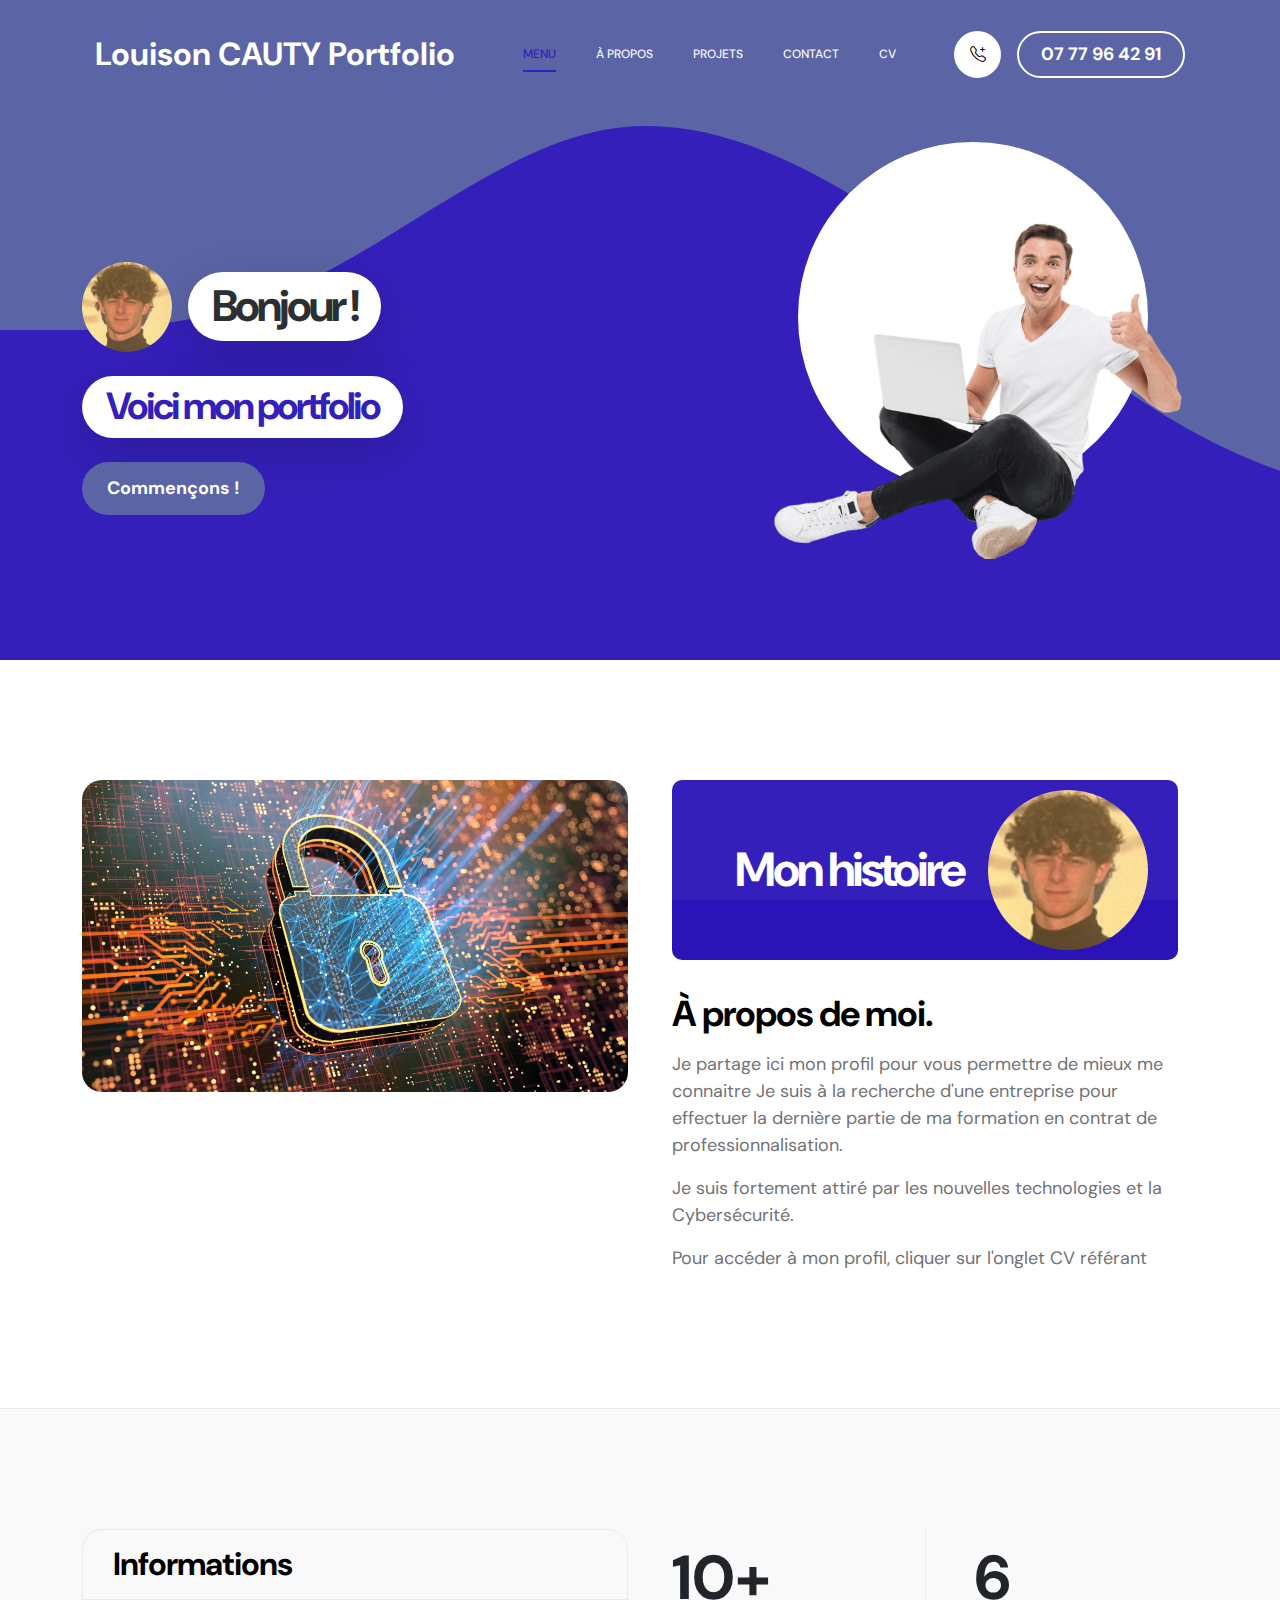
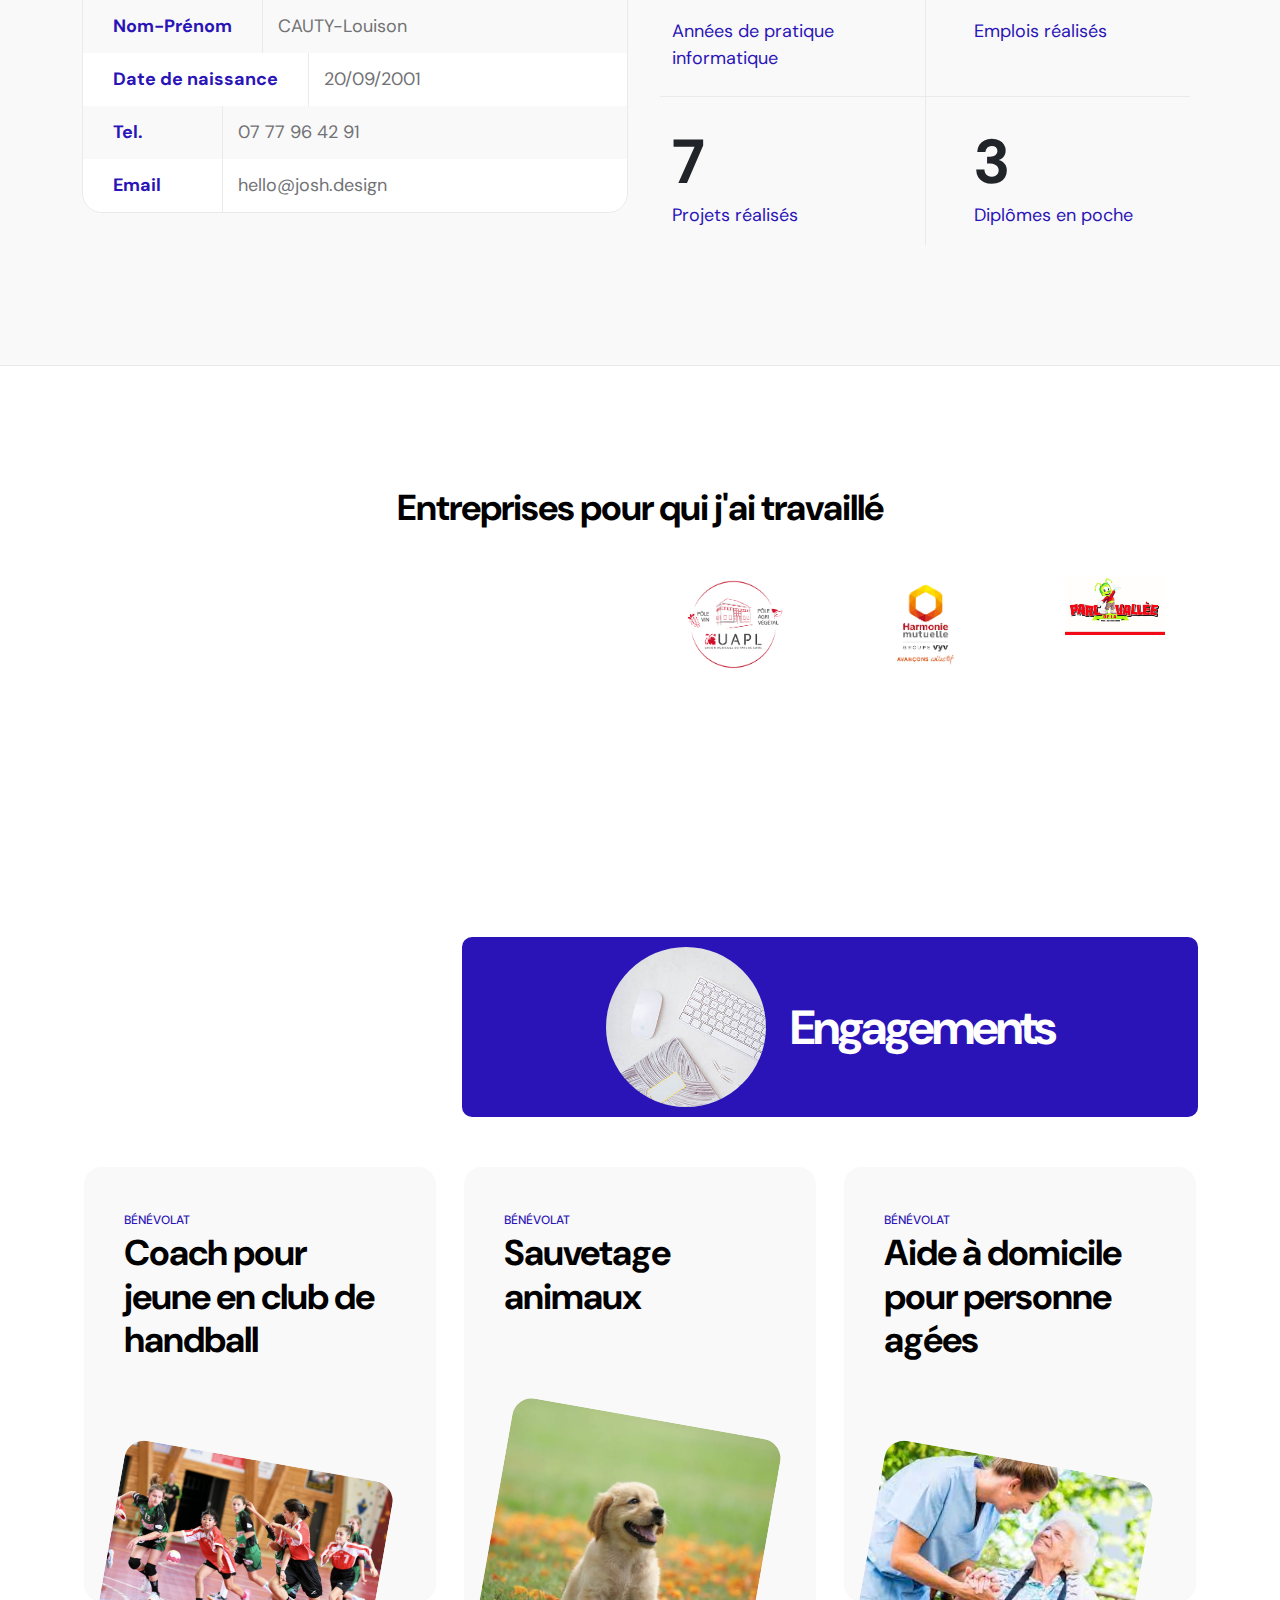
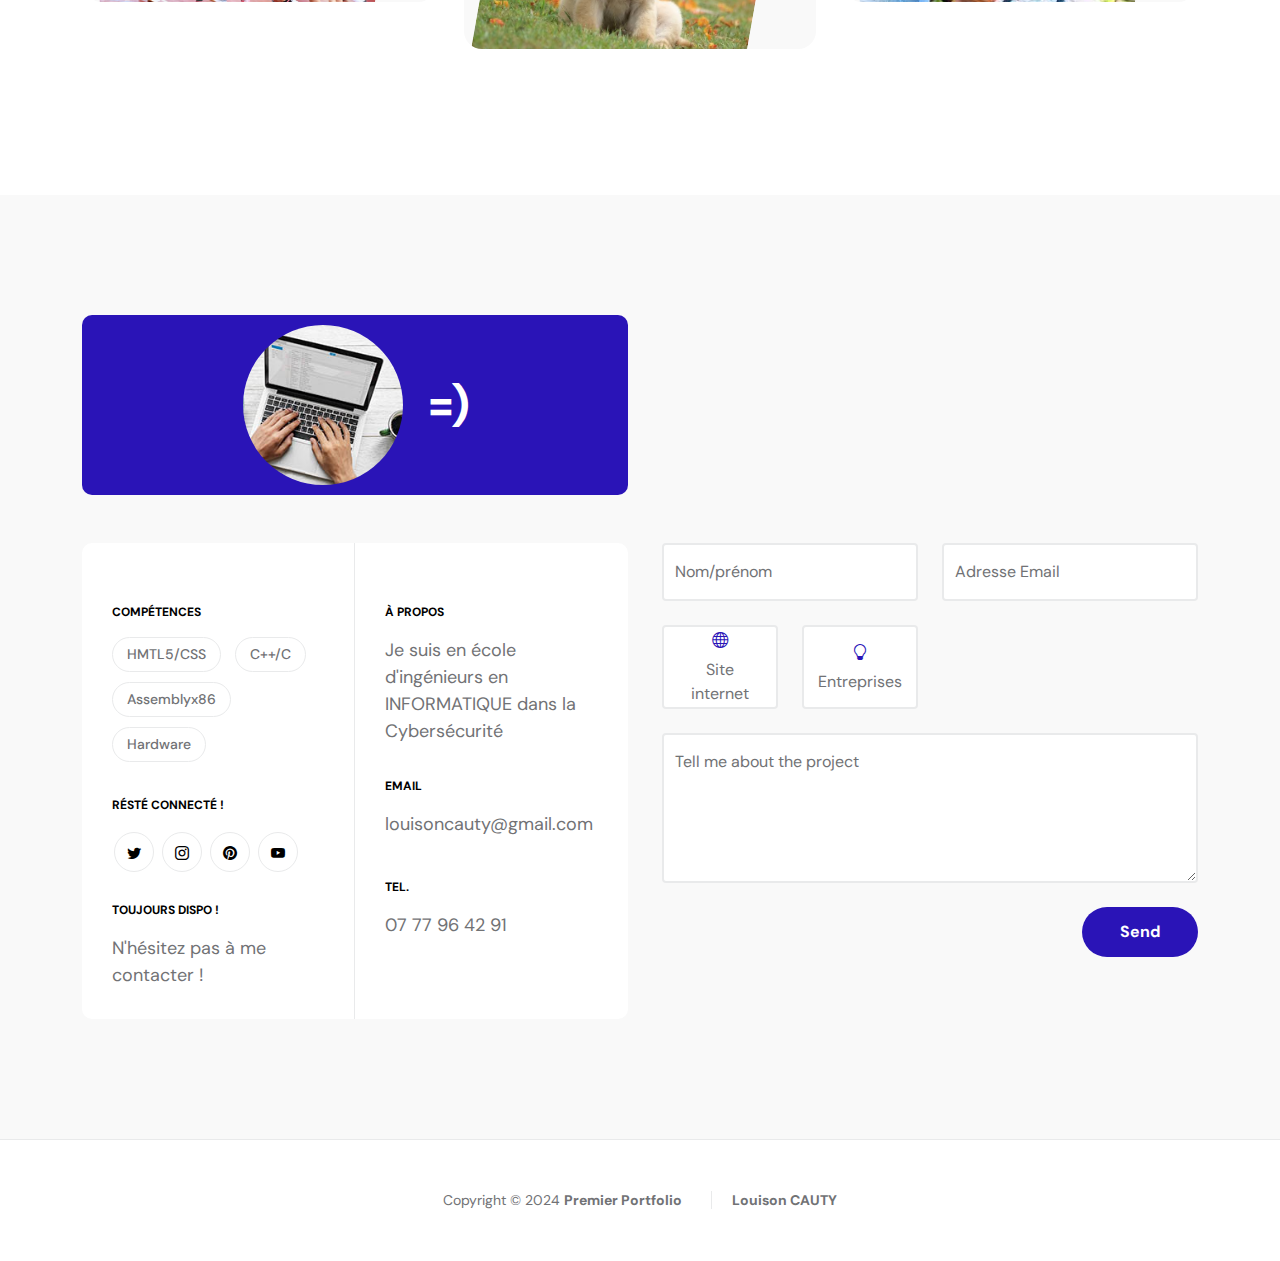
<file: index.html>
<!doctype html>
<html lang="en">
    <head>
        <meta charset="utf-8">
        <meta name="viewport" content="width=device-width, initial-scale=1">

        <meta name="description" content="">
        <meta name="author" content="TemplateMo">

        <title>Louison CAUTY</title>

        <!-- CSS FILES -->
        <link rel="preconnect" href="https://fonts.googleapis.com">
        
        <link rel="preconnect" href="https://fonts.gstatic.com" crossorigin>
        
        <link href="https://fonts.googleapis.com/css2?family=DM+Sans:wght@400;500;700&display=swap" rel="stylesheet">

        <link href="css/bootstrap.min.css" rel="stylesheet">

        <link href="css/bootstrap-icons.css" rel="stylesheet">

        <link href="css/magnific-popup.css" rel="stylesheet">

        <link href="css/templatemo-first-portfolio-style.css" rel="stylesheet">
        

    </head>
    
    <body>

        <section class="preloader">
            <div class="spinner">
                <span class="spinner-rotate"></span>    
            </div>
        </section>

        <nav class="navbar navbar-expand-lg">
            <div class="container">

                <button class="navbar-toggler" type="button" data-bs-toggle="collapse" data-bs-target="#navbarNav" aria-controls="navbarNav" aria-expanded="false" aria-label="Toggle navigation">
                    <span class="navbar-toggler-icon"></span>
                </button>

                <a href="index.html" class="navbar-brand mx-auto mx-lg-0">Louison CAUTY Portfolio</a>

                <div class="d-flex align-items-center d-lg-none">
                    <i class="navbar-icon bi-telephone-plus me-3"></i>
                    <a class="custom-btn btn" href="#section_5">
                        07 77 96 42 91
                    </a>
                </div>

                <div class="collapse navbar-collapse" id="navbarNav">
                    <ul class="navbar-nav ms-lg-5">
                        <li class="nav-item">
                            <a class="nav-link click-scroll" href="#section_1">Menu</a>
                        </li>

                        <li class="nav-item">
                            <a class="nav-link click-scroll" href="#section_2">À Propos</a>
                        </li> 

                        <li class="nav-item">
                            <a class="nav-link click-scroll" href="#section_4">Projets</a>
                        </li>

                        <li class="nav-item">
                            <a class="nav-link click-scroll" href="#section_5">Contact</a>
                        </li>

                        <li class="nav-item">
                            <a class="nav-link" target="_blank" href="cv.html">CV</a>
                        </li>

                    </ul>

                    <div class="d-lg-flex align-items-center d-none ms-auto">
                        <i class="navbar-icon bi-telephone-plus me-3"></i>
                        <a class="custom-btn btn" href="#section_5">
                            07 77 96 42 91
                        </a>
                    </div>
                </div>

            </div>
        </nav>

        <main>

            <section class="hero d-flex justify-content-center align-items-center" id="section_1">
                <div class="container">
                    <div class="row">

                        <div class="col-lg-7 col-12">
                            <div class="hero-text">
                                <div class="hero-title-wrap d-flex align-items-center mb-4">
                                    <img src="images/louison.PNG" class="avatar-image avatar-image-large img-fluid" alt="">

                                    <h1 class="hero-title ms-3 mb-0">Bonjour !</h1>
                                </div>

                                <h2 class="mb-4">Voici mon portfolio</h2>
                                <p class="mb-4"><a class="custom-btn btn custom-link" href="#section_2"> Commençons !</a></p>
                            </div>
                        </div>

                        <div class="col-lg-5 col-12 position-relative">
                            <div class="hero-image-wrap"></div>
                            <img src="images/portrait-happy-excited-man-holding-laptop-computer.png" class="hero-image img-fluid" alt="">
                        </div>

                    </div>
                </div>

                <svg xmlns="http://www.w3.org/2000/svg" viewBox="0 0 1440 320"><path fill="#535da1" fill-opacity="1" d="M0,160L24,160C48,160,96,160,144,138.7C192,117,240,75,288,64C336,53,384,75,432,106.7C480,139,528,181,576,208C624,235,672,245,720,240C768,235,816,213,864,186.7C912,160,960,128,1008,133.3C1056,139,1104,181,1152,202.7C1200,224,1248,224,1296,197.3C1344,171,1392,117,1416,90.7L1440,64L1440,0L1416,0C1392,0,1344,0,1296,0C1248,0,1200,0,1152,0C1104,0,1056,0,1008,0C960,0,912,0,864,0C816,0,768,0,720,0C672,0,624,0,576,0C528,0,480,0,432,0C384,0,336,0,288,0C240,0,192,0,144,0C96,0,48,0,24,0L0,0Z"></path></svg>
            </section>


            <section class="about section-padding" id="section_2">
                <div class="container">
                    <div class="row">

                        <div class="col-lg-6 col-12">
                            <img src="images/cyber.jpg" class="about-image img-fluid" alt="">
                        </div>

                        <div class="col-lg-6 col-12 mt-5 mt-lg-0">
                            <div class="about-thumb">

                                <div class="section-title-wrap d-flex justify-content-end align-items-center mb-4">
                                    <h2 class="text-white me-4 mb-0">Mon histoire</h2>

                                    <img src="images/louison.PNG" class="avatar-image img-fluid" alt="">
                                </div>

                                <h3 class="pt-2 mb-3">À propos de moi.</h3>

                                <p>Je partage ici mon profil pour vous permettre de mieux me connaitre Je suis à la recherche d'une entreprise pour effectuer la dernière
                                    partie de ma formation en contrat de
                                    professionnalisation. 
                                    <p>Je suis fortement
                                    attiré par les nouvelles technologies et la
                                    Cybersécurité.</p>
                                    </p>
                                    <p>Pour accéder à mon profil, cliquer sur l'onglet CV référant </p>
                                        </p>

            
                            </div>
                        </div>

                    </div>
                </div>
            </section>

            <section class="featured section-padding">
                <div class="container">
                    <div class="row">

                        <div class="col-lg-6 col-12">
                            <div class="profile-thumb">
                                <div class="profile-title">
                                    <h4 class="mb-0">Informations</h4>
                                </div>

                                <div class="profile-body">
                                    <p>
                                        <span class="profile-small-title">Nom-Prénom</span> 
                                        <span>CAUTY-Louison</span>
                                    </p>

                                    <p>
                                        <span class="profile-small-title">Date de naissance</span> 
                                        <span>20/09/2001</span>
                                    </p>

                                    <p>
                                        <span class="profile-small-title">Tel.</span> 
                                         <span><a href="tel: 305-240-9671">07 77 96 42 91</a></span>
                                    </p>

                                    <p>
                                        <span class="profile-small-title">Email</span> 
                                        <span><a href="mailto:hello@josh.design">hello@josh.design</a></span>
                                    </p>
                                </div>
                            </div>
                        </div>

                        <div class="col-lg-6 col-12 mt-5 mt-lg-0">
                            <div class="about-thumb">
                                <div class="row">
                                    <div class="col-lg-6 col-6 featured-border-bottom py-2">
                                        <strong class="featured-numbers">10+</strong>

                                        <p class="featured-text">Années de pratique informatique</p>
                                    </div>

                                    <div class="col-lg-6 col-6 featured-border-start featured-border-bottom ps-5 py-2">
                                        <strong class="featured-numbers">6</strong>

                                        <p class="featured-text">Emplois réalisés</p>
                                    </div>

                                    <div class="col-lg-6 col-6 pt-4">
                                        <strong class="featured-numbers">7</strong>

                                        <p class="featured-text">Projets réalisés</p>
                                    </div>

                                    <div class="col-lg-6 col-6 featured-border-start ps-5 pt-4">
                                        <strong class="featured-numbers">3</strong>

                                        <p class="featured-text">Diplômes en poche</p>
                                    </div>
                                </div>
                            </div>
                        </div>

                    </div>
                </div>
            </section>


            <section class="clients section-padding">
                <div class="container">
                    <div class="row align-items-center">

                        <div class="col-lg-12 col-12">
                            <h3 class="text-center mb-5">Entreprises pour qui j'ai travaillé</h3>
                        </div>

                        <div class="col-lg-2 col-4 ms-auto clients-item-height">
                            <img src="images/uapl.png" class="clients-image img-fluid" alt="">
                        </div>

                        <div class="col-lg-2 col-4 clients-item-height">
                            <img src="images/harmoniemutuelle.png" class="clients-image img-fluid" alt="">
                        </div>

                        <div class="col-lg-2 col-4 clients-item-height">
                            <img src="images/pdlv.jpg" class="clients-image img-fluid" alt="">
                        </div>

    

                    </div>
                </div>
            </section>
                   

            <section class="projects section-padding" id="section_4">
                <div class="container">
                    <div class="row">

                        <div class="col-lg-8 col-md-8 col-12 ms-auto">
                            <div class="section-title-wrap d-flex justify-content-center align-items-center mb-4">
                                <img src="images/white-desk-work-study-aesthetics.jpg" class="avatar-image img-fluid" alt="">

                                <h2 class="text-white ms-4 mb-0">Engagements</h2>
                            </div>
                        </div>

                        <div class="clearfix"></div>

                        <div class="col-lg-4 col-md-6 col-12">
                            <div class="projects-thumb">
                                <div class="projects-info">
                                    <small class="projects-tag">Bénévolat</small>

                                    <h3 class="projects-title">Coach pour jeune en club de handball</h3>
                                </div>

                                <a href="images/hand.jpg" class="popup-image">
                                    <img src="images/hand.jpg" class="projects-image img-fluid" alt="">
                                </a>
                            </div>
                        </div>

                        <div class="col-lg-4 col-md-6 col-12">
                            <div class="projects-thumb">
                                <div class="projects-info">
                                    <small class="projects-tag">bénévolat</small>

                                    <h3 class="projects-title">Sauvetage animaux</h3>
                                </div>

                                <a href="images/chien.jfif" class="popup-image">
                                    <img src="images/chien.jfif" class="projects-image img-fluid" alt="">
                                </a>
                            </div>
                        </div>

                        <div class="col-lg-4 col-md-6 col-12">
                            <div class="projects-thumb">
                                <div class="projects-info">
                                    <small class="projects-tag">bénévolat</small>

                                    <h3 class="projects-title">Aide à domicile pour personne agées</h3>
                                </div>

                                <a href="images/vieux.jfif" class="popup-image">
                                    <img src="images/vieux.jfif" class="projects-image img-fluid" alt="">
                                </a>
                            </div>
                        </div>

                    </div>
                </div>
            </section>

            <section class="contact section-padding" id="section_5">
                    <div class="container">
                        <div class="row">

                            <div class="col-lg-6 col-md-8 col-12">
                                <div class="section-title-wrap d-flex justify-content-center align-items-center mb-5">
                                    <img src="images/aerial-view-man-using-computer-laptop-wooden-table.jpg" class="avatar-image img-fluid" alt="">

                                    <h2 class="text-white ms-4 mb-0">=)</h2>
                                </div>
                            </div>

                            <div class="clearfix"></div>

                            <div class="col-lg-3 col-md-6 col-12 pe-lg-0">
                                <div class="contact-info contact-info-border-start d-flex flex-column">
                                    <strong class="site-footer-title d-block mb-3">Compétences</strong>

                                    <ul class="footer-menu">
                                        <li class="footer-menu-item"><a href="#" class="footer-menu-link">HMTL5/CSS</a></li>

                                        <li class="footer-menu-item"><a href="#" class="footer-menu-link">C++/C</a></li>

                                        <li class="footer-menu-item"><a href="#" class="footer-menu-link">Assemblyx86</a></li>

                                        <li class="footer-menu-item"><a href="#" class="footer-menu-link">Hardware</a></li>
                                    </ul>

                                    <strong class="site-footer-title d-block mt-4 mb-3">Résté connecté !</strong>

                                    <ul class="social-icon">
                                        <li class="social-icon-item"><a href="https://twitter.com/louisoncauty" class="social-icon-link bi-twitter"></a></li>

                                        <li class="social-icon-item"><a href="#" class="social-icon-link bi-instagram"></a></li>

                                        <li class="social-icon-item"><a href="#" class="social-icon-link bi-pinterest"></a></li>

                                        <li class="social-icon-item"><a href="https://www.youtube.com/templatemo" class="social-icon-link bi-youtube"></a></li>
                                    </ul>

                                    <strong class="site-footer-title d-block mt-4 mb-3">Toujours dispo ! </strong>

                                    <p class="mb-0">N'hésitez pas à me contacter !</p>
                                </div>
                            </div>

                            <div class="col-lg-3 col-md-6 col-12 ps-lg-0">
                                <div class="contact-info d-flex flex-column">
                                    <strong class="site-footer-title d-block mb-3">à propos</strong>

                                    <p class="mb-2">
                                        Je suis en école d'ingénieurs en INFORMATIQUE dans la Cybersécurité
                              </p>

                                    <strong class="site-footer-title d-block mt-4 mb-3">Email</strong>

                                    <p>
                                        <a href="mailto:hello@josh.design">
                                            louisoncauty@gmail.com
                                        </a>
                                    </p>

                                    <strong class="site-footer-title d-block mt-4 mb-3">Tel.</strong>

                                    <p class="mb-0">
                                        <a href="tel: 07 77 96 42 91">
                                            07 77 96 42 91
                                        </a>
                                    </p>
                                </div>
                            </div>

                            <div class="col-lg-6 col-12 mt-5 mt-lg-0">
                                <form action="#" method="get" class="custom-form contact-form" role="form">
                                    <div class="row">
                                        <div class="col-lg-6 col-md-6 col-12">
                                            <div class="form-floating">
                                                <input type="text" name="name" id="name" class="form-control" placeholder="Name" required="">
                                                
                                                <label for="floatingInput">Nom/prénom</label>
                                            </div>
                                        </div>

                                        <div class="col-lg-6 col-md-6 col-12"> 
                                            <div class="form-floating">
                                                <input type="email" name="email" id="email" pattern="[^ @]*@[^ @]*" class="form-control" placeholder="Email address" required="">
                                                
                                                <label for="floatingInput">Adresse Email</label>
                                            </div>
                                        </div>

                                        <div class="col-lg-3 col-md-6 col-6">
                                            <div class="form-check form-check-inline">
                                                <input name="website" type="checkbox" class="form-check-input" id="inlineCheckbox1" value="1">

                                                <label class="form-check-label" for="inlineCheckbox1">
                                                    <i class="bi-globe form-check-icon"></i>
                                                    <span class="form-check-label-text">Site internet</span>
                                                </label>
                                          </div>
                                        </div>

                                        <div class="col-lg-3 col-md-6 col-6">
                                            <div class="form-check form-check-inline">
                                                <input name="branding" type="checkbox" class="form-check-input" id="inlineCheckbox2" value="1">

                                                <label class="form-check-label" for="inlineCheckbox2">
                                                    <i class="bi-lightbulb form-check-icon"></i>
                                                    <span class="form-check-label-text">Entreprises</span>
                                                </label>
                                            </div>
                                        </div>

                                       

                                        <div class="col-lg-12 col-12">
                                            <div class="form-floating">
                                                <textarea class="form-control" id="message" name="message" placeholder="Tell me about the project"></textarea>
                                                
                                                <label for="floatingTextarea">Tell me about the project</label>
                                            </div>
                                        </div>

                                        <div class="col-lg-3 col-12 ms-auto">
                                            <button type="submit" class="form-control">Send</button>
                                        </div>

                                    </div>
                                </form>
                            </div>

                        </div>
                    </div>
                </div>
            </section>

        </main>

        <footer class="site-footer">
            <div class="container">
                <div class="row">

                    <div class="col-lg-12 col-12">
                        <div class="copyright-text-wrap">
                            <p class="mb-0">
                                <span class="copyright-text">Copyright © 2024 <a href="#">Premier Portfolio</a> </span>
                                
                                <a rel="sponsored" href="https://templatemo.com" target="_blank">Louison CAUTY</a>
                            </p>
                        </div>
                    </div>

                </div>
            </div>
        </footer>

        <script src="js/jquery.min.js"></script>
        <script src="js/bootstrap.min.js"></script>
        <script src="js/jquery.sticky.js"></script>
        <script src="js/click-scroll.js"></script>
        <script src="js/jquery.magnific-popup.min.js"></script>
        <script src="js/magnific-popup-options.js"></script>
        <script src="js/custom.js"></script>

    </body>
</html>
</file>
<file: css/templatemo-first-portfolio-style.css>
/*

TemplateMo 578 First Portfolio

https://templatemo.com/tm-578-first-portfolio

*/


/*---------------------------------------
  CUSTOM PROPERTIES ( VARIABLES )             
-----------------------------------------*/
:root {
  --white-color:                  #ffffff;
  --primary-color:                #535da1;
  --secondary-color:              #2a14b7;
  --section-bg-color:             #f9f9f9;
  --dark-color:                   #000000;
  --p-color:                      #717275;
  --border-color:                 #e9eaeb;
  --featured-border-color:        #727aab;

  --body-font-family:             'DM Sans', sans-serif;

  --h1-font-size:                 62px;
  --h2-font-size:                 48px;
  --h3-font-size:                 36px;
  --h4-font-size:                 32px;
  --h5-font-size:                 24px;
  --h6-font-size:                 22px;
  --p-font-size:                  18px;
  --menu-font-size:               12px;
  --copyright-font-size:          14px;

  --border-radius-large:          100px;
  --border-radius-medium:         20px;
  --border-radius-small:          10px;

  --font-weight-normal:           400;
  --font-weight-medium:           500;
  --font-weight-bold:             700;
}

body {
    background: var(--white-color);
    font-family: var(--body-font-family); 
}


/*---------------------------------------
  TYPOGRAPHY               
-----------------------------------------*/

h2,
h3,
h4,
h5,
h6 {
  color: var(--dark-color);
}

h1,
h2,
h3,
h4,
h5,
h6 {
  font-weight: var(--font-weight-bold);
  letter-spacing: -1px;
}

h1 {
  font-size: var(--h1-font-size);
  letter-spacing: -3px;
}

h2 {
  font-size: var(--h2-font-size);
  color: var(--secondary-color);
  letter-spacing: -3px;
}

h3 {
  font-size: var(--h3-font-size);
}

h4 {
  font-size: var(--h4-font-size);
}

h5 {
  font-size: var(--h5-font-size);
  line-height: normal;
}

h6 {
  font-size: var(--h6-font-size);
}

p {
  color: var(--p-color);
  font-size: var(--p-font-size);
  font-weight: var(--font-weight-normal);
}

ul li {
  color: var(--p-color);
  font-size: var(--p-font-size);
  font-weight: var(--font-weight-normal);
}

a, 
button {
  touch-action: manipulation;
  transition: all 0.3s;
}

a {
  color: var(--p-color);
  text-decoration: none;
}

a:hover {
  color: var(--secondary-color);
}

::selection {
  background: var(--secondary-color);
  color: var(--white-color);
}

::-moz-selection {
  background: var(--secondary-color);
  color: var(--white-color);
}

.section-padding {
  padding-top: 120px;
  padding-bottom: 120px;
}

b,
strong {
  font-weight: var(--font-weight-bold);
}

.section-title-wrap {
  background: var(--secondary-color);
  border-radius: var(--border-radius-small);
  padding: 10px 30px;
}


/*---------------------------------------
  AVATAR IMAGE               
-----------------------------------------*/
.avatar-image {
  border-radius: var(--border-radius-large);
  width: 160px;
  height: 160px;
  object-fit: cover;
}

.avatar-image-large {
  width: 90.4px;
  height: 90.4px;
}


/*---------------------------------------
  PRE LOADER               
-----------------------------------------*/
.preloader {
  position: fixed;
  top: 0;
  left: 0;
  width: 100%;
  height: 100%;
  z-index: 99999;
  display: flex;
  flex-flow: row nowrap;
  justify-content: center;
  align-items: center;
  background: none repeat scroll 0 0 var(--white-color);
}

.spinner {
  border: 1px solid transparent;
  border-radius: var(--border-radius-small);
  position: relative;
}

.spinner:before {
  content: '';
  box-sizing: border-box;
  position: absolute;
  top: 50%;
  left: 50%;
  width: 45px;
  height: 45px;
  margin-top: -10px;
  margin-left: -10px;
  border-radius: 50%;
  border: 1px solid var(--border-color);
  border-top-color: var(--white-color);
  animation: spinner .9s linear infinite;
}

@-webkit-@keyframes spinner {
  to {transform: rotate(360deg);
  }
}

@keyframes spinner {
  to {transform: rotate(360deg);}
}


/*---------------------------------------
  CUSTOM ICON               
-----------------------------------------*/
.navbar-icon {
  background: var(--white-color);
  border-radius: var(--border-radius-large);
  color: var(--dark-color);
  width: 47px;
  height: 47px;
  line-height: 47px;
  text-align: center;
}

.is-sticky .navbar-icon {
  background: var(--secondary-color);
  color: var(--white-color);
}

.form-check-icon {
  color: var(--secondary-color);
}


/*---------------------------------------
  CUSTOM BUTTON               
-----------------------------------------*/
.custom-btn,
.navbar .custom-btn {
  font-size: var(--p-font-size);
  font-weight: var(--font-weight-bold);
}

.navbar .custom-btn {
  background: transparent;
  border-width: 2px;
  border-style: solid;
  border-color: var(--white-color);
  color: var(--white-color);
  padding: 8px 22px;
}

.navbar .custom-btn:hover {
  background: var(--white-color);
  border-color: transparent;
  color: var(--secondary-color);
}

.custom-btn {
  background: var(--secondary-color);
  border-radius: var(--border-radius-large);
  color: var(--white-color);
  font-weight: var(--font-weight-bold);
  padding: 12px 24px;
}

.custom-btn:hover {
  background: var(--primary-color);
  box-shadow: 0 1rem 3rem rgba(0,0,0,.175);
  color: var(--white-color);
}

.custom-border-btn {
  background: transparent;
  border: 2px solid var(--border-color);
  color: var(--p-color);
}

.custom-border-btn:hover {
  background: var(--secondary-color);
  border-color: var(--secondary-color);
  color: var(--white-color);
}

.custom-link {
	background-color: var(--primary-color);
}

.custom-link:hover {
	background-color: var(--secondary-color);
}


/*---------------------------------------
  NAVIGATION              
-----------------------------------------*/
.sticky-wrapper {
  position: relative;
  z-index: 222;
  height: auto !important;
}

.is-sticky,
.is-sticky .navbar .container {
  background: var(--white-color);
  box-shadow: 0 1rem 3rem rgb(0 0 0 / 18%);
}

.is-sticky .navbar-brand,
.is-sticky .navbar-brand:hover {
  color: var(--dark-color);
}

.is-sticky .navbar-nav .nav-link {
  color: var(--p-color);
}

.is-sticky .navbar .custom-btn {
  border-color: var(--secondary-color);
  color: var(--secondary-color);
}

.is-sticky .navbar .custom-btn:hover {
  background: var(--secondary-color);
  color: var(--white-color);
}

.navbar {
  background: transparent;
  position: absolute;
  z-index: 9;
  right: 0;
  left: 0;
  transition: all 0.3s;
  padding-top: 15px;
  padding-bottom: 0;
}

.navbar .container {
  border-radius: var(--border-radius-small);
  padding: 10px 25px;
}

.navbar-brand {
  font-size: var(--h4-font-size);
  font-weight: var(--font-weight-bold);
}

.navbar-brand,
.navbar-brand:hover {
  color: var(--white-color);
}

.navbar-expand-lg .navbar-nav .nav-link {
  padding-right: 0;
  padding-left: 0;
  margin-right: 20px;
  margin-left: 20px;
}

.navbar-nav .nav-link {
  display: inline-block;
  color: var(--section-bg-color);
  font-size: var(--menu-font-size);
  font-weight: var(--font-weight-medium);
  text-transform: uppercase;
  position: relative;
  padding-top: 15px;
  padding-bottom: 15px;
}

.navbar-nav .nav-link::after {
  content: "";
  background: transparent;
  position: absolute;
  bottom: 6px;
  right: 0;
  left: 0;
  width: 100%;
  height: 2px;
}

.navbar-nav .nav-link.active::after, 
.navbar-nav .nav-link:hover::after {
  background: var(--secondary-color);
}

.navbar-nav .nav-link.active, 
.navbar-nav .nav-link:hover {
  color: var(--secondary-color);
}

.navbar-toggler {
  border: 0;
  padding: 0;
  cursor: pointer;
  margin: 0;
  width: 30px;
  height: 35px;
  outline: none;
}

.navbar-toggler:focus {
  outline: none;
  box-shadow: none;
}

.navbar-toggler[aria-expanded="true"] .navbar-toggler-icon {
  background: transparent;
}

.navbar-toggler[aria-expanded="true"] .navbar-toggler-icon:before,
.navbar-toggler[aria-expanded="true"] .navbar-toggler-icon:after {
  transition: top 300ms 50ms ease, -webkit-transform 300ms 350ms ease;
  transition: top 300ms 50ms ease, transform 300ms 350ms ease;
  transition: top 300ms 50ms ease, transform 300ms 350ms ease, -webkit-transform 300ms 350ms ease;
  top: 0;
}

.navbar-toggler[aria-expanded="true"] .navbar-toggler-icon:before {
  transform: rotate(45deg);
}

.navbar-toggler[aria-expanded="true"] .navbar-toggler-icon:after {
  transform: rotate(-45deg);
}

.navbar-toggler .navbar-toggler-icon {
  background: var(--white-color);
  transition: background 10ms 300ms ease;
  display: block;
  width: 30px;
  height: 2px;
  position: relative;
}

.navbar-toggler .navbar-toggler-icon:before,
.navbar-toggler .navbar-toggler-icon:after {
  transition: top 300ms 350ms ease, -webkit-transform 300ms 50ms ease;
  transition: top 300ms 350ms ease, transform 300ms 50ms ease;
  transition: top 300ms 350ms ease, transform 300ms 50ms ease, -webkit-transform 300ms 50ms ease;
  position: absolute;
  right: 0;
  left: 0;
  background: var(--white-color);
  width: 30px;
  height: 2px;
  content: '';
}

.navbar-toggler .navbar-toggler-icon::before {
  top: -8px;
}

.navbar-toggler .navbar-toggler-icon::after {
  top: 8px;
}


/*---------------------------------------
  HERO              
-----------------------------------------*/
.hero {
  background: var(--secondary-color);
  position: relative;
  overflow: hidden;
  padding-top: 330px;
  padding-bottom: 330px;
}

@media  screen and (min-width: 991px) {
  .hero {
    height: 60vh;
  }
}

.hero-title,
.hero h2 {
  background: var(--white-color);
  box-shadow: 0 1rem 3rem rgba(0,0,0,.175);
  border-radius: var(--border-radius-large);
  display: inline-block;
  padding: 8px 24px;
}

.hero-title {
	font-size: 44px;
}

.hero h2 {
	font-size: 38px;
}

.hero-text {
  position: relative;
  z-index: 22;
  top: 70px;
}

.hero-image-wrap {
  background: var(--white-color);
  border-radius: 100%;
  width: 350px;
  height: 350px;
  position: absolute;
  z-index: 22;
  top: -50px;
  right: 0;
  left: 0;
  margin: auto;
  pointer-events: none;
}

.hero-image {
  position: absolute;
  z-index: 22;
  top: 0;
  width: 100%;
  min-width: 550px;
}

.hero svg {
  position: absolute;
  z-index: 2;
  bottom: 0;
  right: 0;
  left: 0;
  overflow: hidden;
  height: 100%;
  pointer-events: none;
}


/*---------------------------------------
  ABOUT              
-----------------------------------------*/
.profile-thumb {
  border: 1px solid var(--border-color);
  border-radius: var(--border-radius-medium);
  position: relative;
  overflow: hidden;
}

.profile-title {
  border-bottom: 1px solid var(--border-color);
  padding: 15px 30px;
}

.profile-small-title {
  border-right: 1px solid var(--border-color);
  color: var(--secondary-color);
  font-weight: var(--font-weight-bold);
  min-width: 140px;
  margin-right: 10px;
  padding: 13px 30px;
  display: inline-block;
}

.profile-body p {
  margin-bottom: 0;
}

.profile-body p:nth-of-type(even) {
  background: var(--white-color);
}

.about-image {
  border-radius: var(--border-radius-medium);
}

.about-thumb {
  padding-right: 20px;
  padding-left: 20px;
}


/*---------------------------------------
  FEATURED              
-----------------------------------------*/
.featured-numbers {
  font-size: var(--h1-font-size);
  line-height: normal;
  display: block;
}

.featured-text {
  color: var(--secondary-color);
}

.featured-border-bottom {
  border-bottom: 1px solid var(--border-color);
}

.featured-border-start {
  border-left: 1px solid var(--border-color);
}


/*---------------------------------------
  CLIENTS              
-----------------------------------------*/

.clients-item-height {
	height: 120px;
}

.clients-image {
  display: block;
  max-width: 100px;
  margin: auto;
  transition: all ease 0.2s;
}

.clients-image:hover {
  transform: scale(1.3);
}


/*---------------------------------------
  SERVICES              
-----------------------------------------*/
.services,
.featured {
  background: var(--section-bg-color);
  border-top: 1px solid var(--border-color);
  border-bottom: 1px solid var(--border-color);
}

.services-thumb {
  background: var(--white-color);
  border: 2px solid transparent;
  border-radius: var(--border-radius-medium);
  position: relative;
  overflow: hidden;
  margin-bottom: 24px;
  padding: 40px 40px 240px 40px;
  transition: all 0.5s;
}

.services-thumb-up {
  position: relative;
  bottom: 50px;
  margin-bottom: -50px;
}

.services-thumb:hover {
  border: 2px solid var(--secondary-color);
  box-shadow: 0 1rem 3rem rgba(0,0,0,.175);
}

.services-thumb:hover .services-icon-wrap {
  background: var(--secondary-color);
  border-color: var(--secondary-color);
  color: var(--white-color);
}

.services-icon-wrap {
  border: 1px solid var(--border-color);
  border-radius: var(--border-radius-small);
  position: absolute;
  bottom: 0;
  right: 0;
  width: 50%;
  height: 55%;
  transform: rotate(-35deg) translateY(55px);
  transition: all ease 0.5s;
}

.services-icon {
  font-size: 90px;
  position: relative;
  bottom: 15px;
}

.services-thumb:hover .services-price-wrap {
  background: var(--secondary-color);
}

.services-thumb:hover .services-price-overlay {
  background: var(--primary-color);
}

.services-price-wrap {
  background: var(--primary-color);
  border-radius: var(--border-radius-medium);
  position: relative;
  overflow: hidden;
  padding: 6px 20px 6px 15px;
  transition: all ease 0.5s;
}

.services-price-text {
  color: var(--white-color);
  font-size: var(--copyright-font-size);
  font-weight: var(--font-weight-bold);
}

.services-price-overlay {
  background: var(--secondary-color);
  border-bottom-left-radius: 100%;
  position: absolute;
  top: 0;
  right: 0;
  width: 20px;
  height: 20px;
  pointer-events: none;
}


/*---------------------------------------
  PROJECTS              
-----------------------------------------*/
.projects-thumb {
  background: var(--section-bg-color);
  border: 2px solid var(--white-color);
  border-radius: var(--border-radius-medium);
  position: relative;
  overflow: hidden;
  margin-top: 24px;
  margin-bottom: 24px;
  padding: 40px;
  transition: all ease 0.5s;
}

.projects-thumb:hover {
  border-color: var(--secondary-color);
}

.projects-thumb:hover .projects-image,
.projects-thumb:focus .projects-image {
  transform: rotate(0) translateY(0);
}

.projects-thumb .popup-image {
  display: block;
  width: 100%;
  height: 100%;
}

.projects-image {
  border-radius: var(--border-radius-medium);
  display: block;
  width: 100%;
  transform: rotate(10deg) translateY(80px);
  transition: all ease 0.5s;
}

.projects-title {
  margin-bottom: 20px;
}

.projects-tag {
  font-size: var(--menu-font-size);
  font-weight: var(--font-weight-medium);
  color: var(--secondary-color);
  text-transform: uppercase;
  margin-bottom: 5px;
}


/*---------------------------------------
  CONTACT              
-----------------------------------------*/
.contact {
  background: var(--section-bg-color);
}

.contact-info {
  background: var(--white-color);
  border-top-right-radius: var(--border-radius-small);
  border-bottom-right-radius: var(--border-radius-small);
  padding: 60px 30px 30px 30px;
  height: 100%;
}

.contact-info-border-start {
  border-right: 1px solid var(--border-color);
  border-radius: var(--border-radius-small) 0 0 var(--border-radius-small);
}

.contact-form {
  margin-left: 10px;
}


/*---------------------------------------
  CUSTOM FORM               
-----------------------------------------*/
.custom-form .form-control {
  background: var(--white-color);
  box-shadow: none;
  border: 2px solid var(--border-color);
  color: var(--p-color);
  margin-bottom: 24px;
  padding-top: 13px;
  padding-bottom: 13px;
  outline: none;
}

.form-floating>label {
  color: var(--p-color);
}

.form-check-inline {
  vertical-align: middle;
  width: 100%;
  position: relative;
  margin-right: 0;
  margin-top: 0;
  margin-bottom: 24px;
  padding: 0;
}

.custom-form .form-check-label {
  position: absolute;
  top: 50%;
  left: 50%;
  transform: translate(-50%, -50%);
  text-align: center;
}

.form-check-label-text {
  color: var(--p-color);
  display: block;
  font-size: copyright-font-size;
  margin-top: 5px;
}

.form-check-input[type=checkbox] {
  background: var(--white-color);
  border: 2px solid var(--border-color);
  box-shadow: none;
  outline: none;
  width: 100%;
  margin-top: 0;
  margin-left: 0;
  padding: 40px 50px;
}

.form-check-input:checked[type=checkbox] {
  background-image: none;
}

.form-check-input:hover,
.form-check-input:checked {
  background-color: transparent;
  border-color: var(--secondary-color);
}

.custom-form .form-control:hover,
.custom-form .form-control:focus {
  background: transparent;
  border-color: var(--secondary-color);
}

.custom-form .form-floating textarea {
  height: 150px;
}

.custom-form button[type="submit"] {
  background: var(--secondary-color);
  border: none;
  border-radius: var(--border-radius-large);
  color: var(--white-color);
  font-weight: var(--font-weight-bold);
  transition: all 0.3s;
  margin-bottom: 0;
}

.custom-form button[type="submit"]:hover,
.custom-form button[type="submit"]:focus {
  background: var(--primary-color);
  border-color: transparent;
}


/*---------------------------------------
  SITE FOOTER              
-----------------------------------------*/
.site-footer {
  border-top: 1px solid var(--border-color);
  padding-top: 50px;
  padding-bottom: 50px;
  text-align: center;
}

.site-footer-title {
  font-size: var(--menu-font-size);
  color: var(--dark-color);
  text-transform: uppercase;
}

.copyright-text-wrap p,
.copyright-text {
  font-size: var(--copyright-font-size);
}

.copyright-text {
  border-right: 1px solid var(--border-color);
  padding-right: 25px;
  margin-right: 20px;
}

.copyright-text-wrap a {
  font-weight: var(--font-weight-bold);
}

.footer-menu {
  margin: 0;
  padding: 0;
}

.footer-menu-item {
  list-style: none;
  display: inline-block;
  vertical-align: top;
}

.footer-menu-link {
  border: 1px solid var(--border-color);
  border-radius: var(--border-radius-medium);
  font-size: var(--copyright-font-size);
  font-weight: var(--font-weight-medium);
  display: inline-block;
  vertical-align: top;
  text-align: center;
  margin-right: 10px;
  margin-bottom: 10px;
  padding: 6px 14px;
  min-width: 70px;
}

.footer-menu-link:hover {
  background: var(--secondary-color);
  border-color: transparent;
  color: var(--white-color);
}


/*---------------------------------------
  SOCIAL ICON               
-----------------------------------------*/
.social-icon {
  margin: 0;
  padding: 0;
}

.social-icon-item {
  list-style: none;
  display: inline-block;
  vertical-align: top;
}

.social-icon-link {
  border: 1px solid var(--border-color);
  border-radius: var(--border-radius-large);
  font-size: var(--copyright-font-size);
  color: var(--dark-color);
  display: inline-block;
  vertical-align: top;
  margin: 2px 2px 5px 2px;
  width: 40px;
  height: 40px;
  line-height: 40px;
  text-align: center;
}

.social-icon-link:hover {
  background: var(--secondary-color);
  border-color: transparent;
  color: var(--white-color);
}


/*---------------------------------------
  RESPONSIVE STYLES               
-----------------------------------------*/
@media screen and (min-width: 1600px) {
  .hero {
    padding-top: 380px;
    padding-bottom: 380px;
  }

  .hero-image-wrap {
    top: -50px;
    width: 400px;
    height: 400px;
  }

  .hero-image {
    min-width: 650px;
  }
  
  .hero-title,
	.hero h2 {
	  font-size: var(--h2-font-size);
	}
}

@media screen and (max-width: 991px) {
  h1 {
    font-size: 48px;
  }

  h2 {
    font-size: 36px;
  }

  h3 {
    font-size: 32px;
  }

  h4 {
    font-size: 28px;
  }

  h5 {
    font-size: 20px;
  }

  h6 {
    font-size: 18px;
  }

  .section-padding {
    padding-top: 80px;
    padding-bottom: 80px;
  }

  .custom-btn,
  .navbar .custom-btn {
    font-size: var(--copyright-text-font-size);
    padding: 8px 16px;
  }

  .navbar .container {
    background: var(--white-color);
  }

  .navbar-brand,
  .navbar-brand:hover {
    color: var(--dark-color);
  }

  .navbar-icon {
    background: var(--secondary-color);
    color: var(--white-color);
    width: 44px;
    height: 44px;
    line-height: 44px;
  }

  .navbar .custom-btn {
    border-color: var(--secondary-color);
    color: var(--secondary-color);
  }

  .navbar-toggler .navbar-toggler-icon,
  .navbar-toggler .navbar-toggler-icon:before,
  .navbar-toggler .navbar-toggler-icon:after {
    background: var(--dark-color);
  }

  .navbar-expand-lg .navbar-nav .nav-link {
    margin-left: 0;
  }

  .navbar-nav .nav-link {
    color: var(--p-color);
    padding-top: 10px;
    padding-bottom: 10px;
  }

  .hero {
    padding-top: 200px;
    padding-bottom: 400px;
  }

  .hero-text {
    top: 0;
    margin-bottom: 120px;
  }

  .about-thumb {
    padding-right: 0;
    padding-left: 0;
  }

  .about-numbers {
    font-size: 42px;
  }

  .services-thumb-up {
    bottom: 0;
    margin-bottom: 32px;
  }

  .services-thumb {
    margin-bottom: 32px;
    padding-bottom: 270px;
  }

  .services-icon-wrap {
    width: 45%;
    height: 60%;
  }

  .services .col-lg-10 .row .col-lg-6:last-child,
  .projects .col-lg-4:last-child {
    margin-bottom: 0;
  }

  .projects-thumb {
    margin-top: 0;
    margin-bottom: 32px;
  }

  .contact-info {
    border-radius: 0 0 var(--border-radius-small) var(--border-radius-small);
    padding: 40px 30px;
  }

  .contact-info-border-start {
    border-right: 0;
    border-bottom: 1px solid var(--border-color);
    border-radius: var(--border-radius-small) var(--border-radius-small) 0 0;
  }
}

@media screen and (max-width: 575px) {
  .navbar .container {
    margin-right: 12px;
    margin-left: 12px;
  }
}

@media screen and (max-width: 480px) {
  h1 {
    font-size: 40px;
  }

  h2 {
    font-size: 28px;
  }

  h3 {
    font-size: 26px;
  }

  h4 {
    font-size: 22px;
  }

  h5 {
    font-size: 20px;
  }

  .custom-btn,
  .navbar .custom-btn {
    font-size: 13px;
    padding: 6px 12px;
  }

  .navbar-icon {
    font-size: var(--copyright-font-size);
    width: 35.5px;
    height: 35.5px;
    line-height: 35.5px;
  }

  .hero-image-wrap {
    width: 300px;
    height: 300px;
  }

  .hero-image {
    min-width: inherit;
  }
}
</file>
